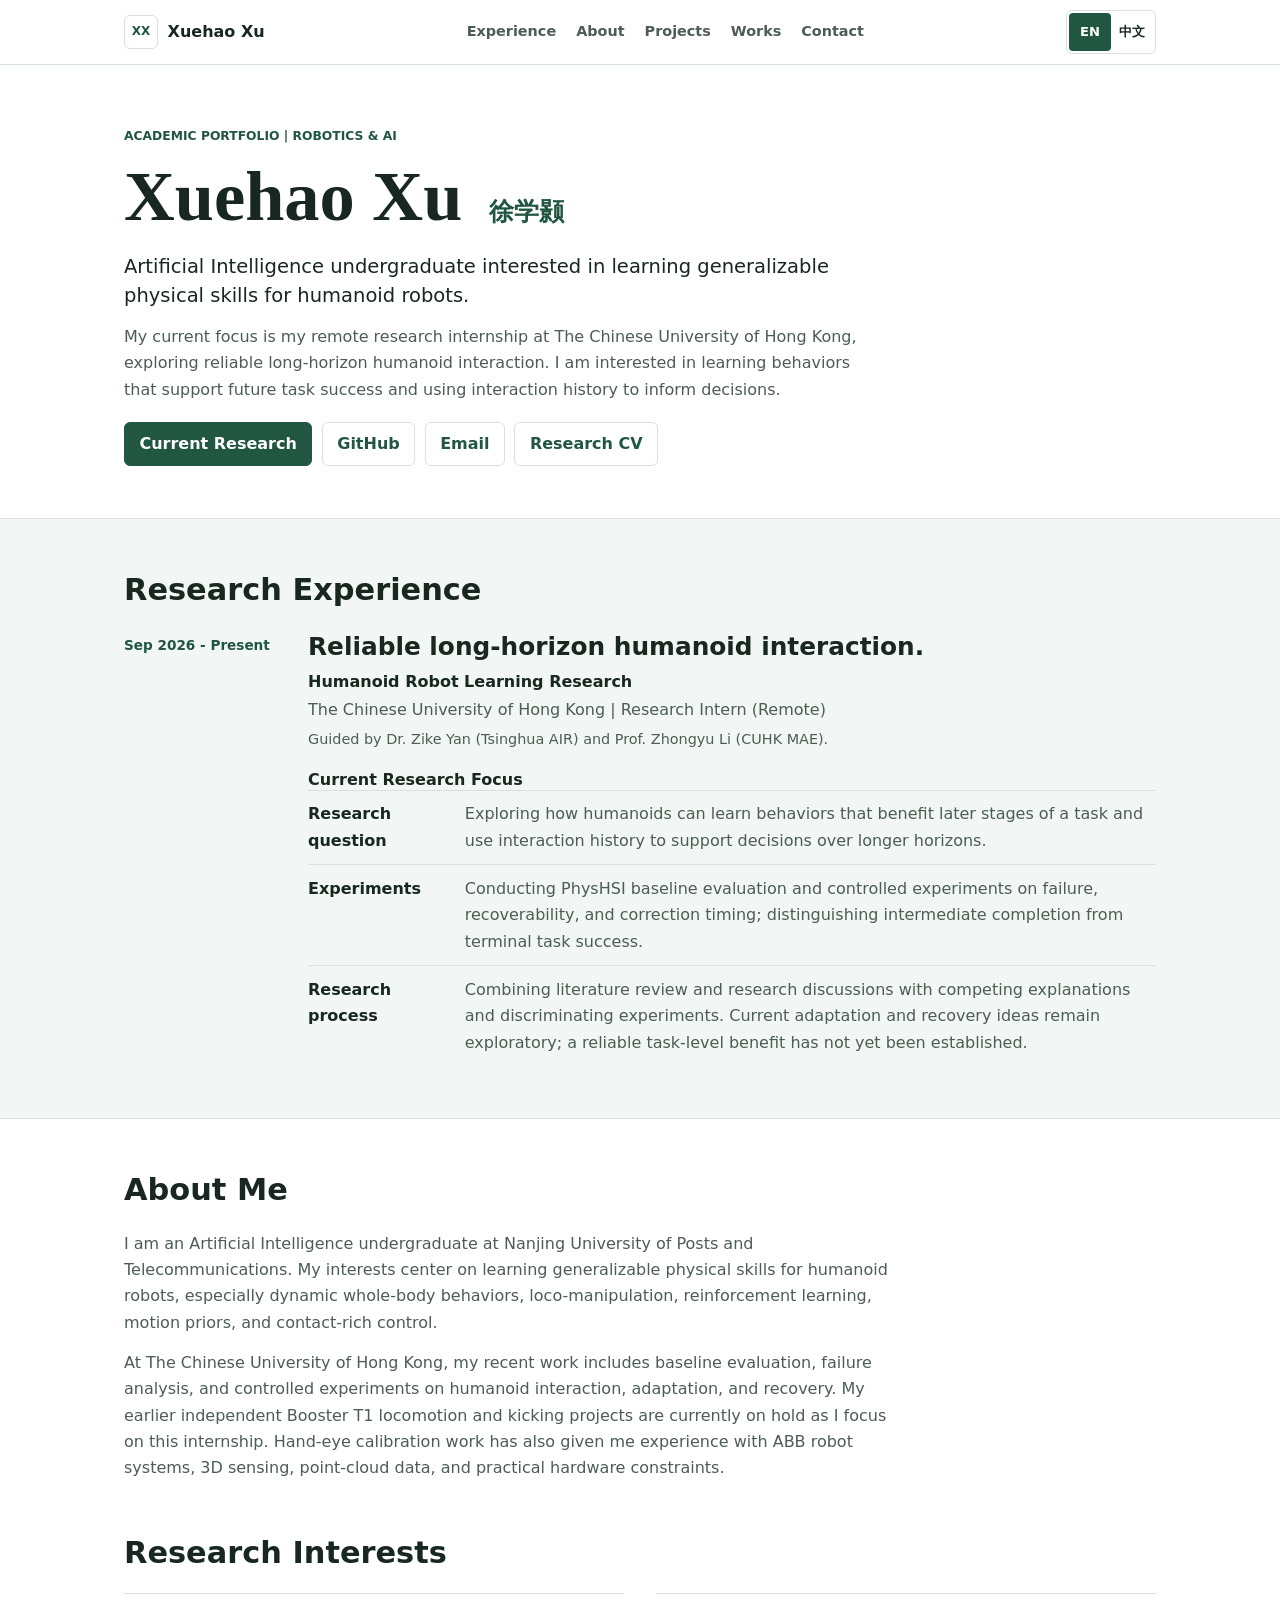
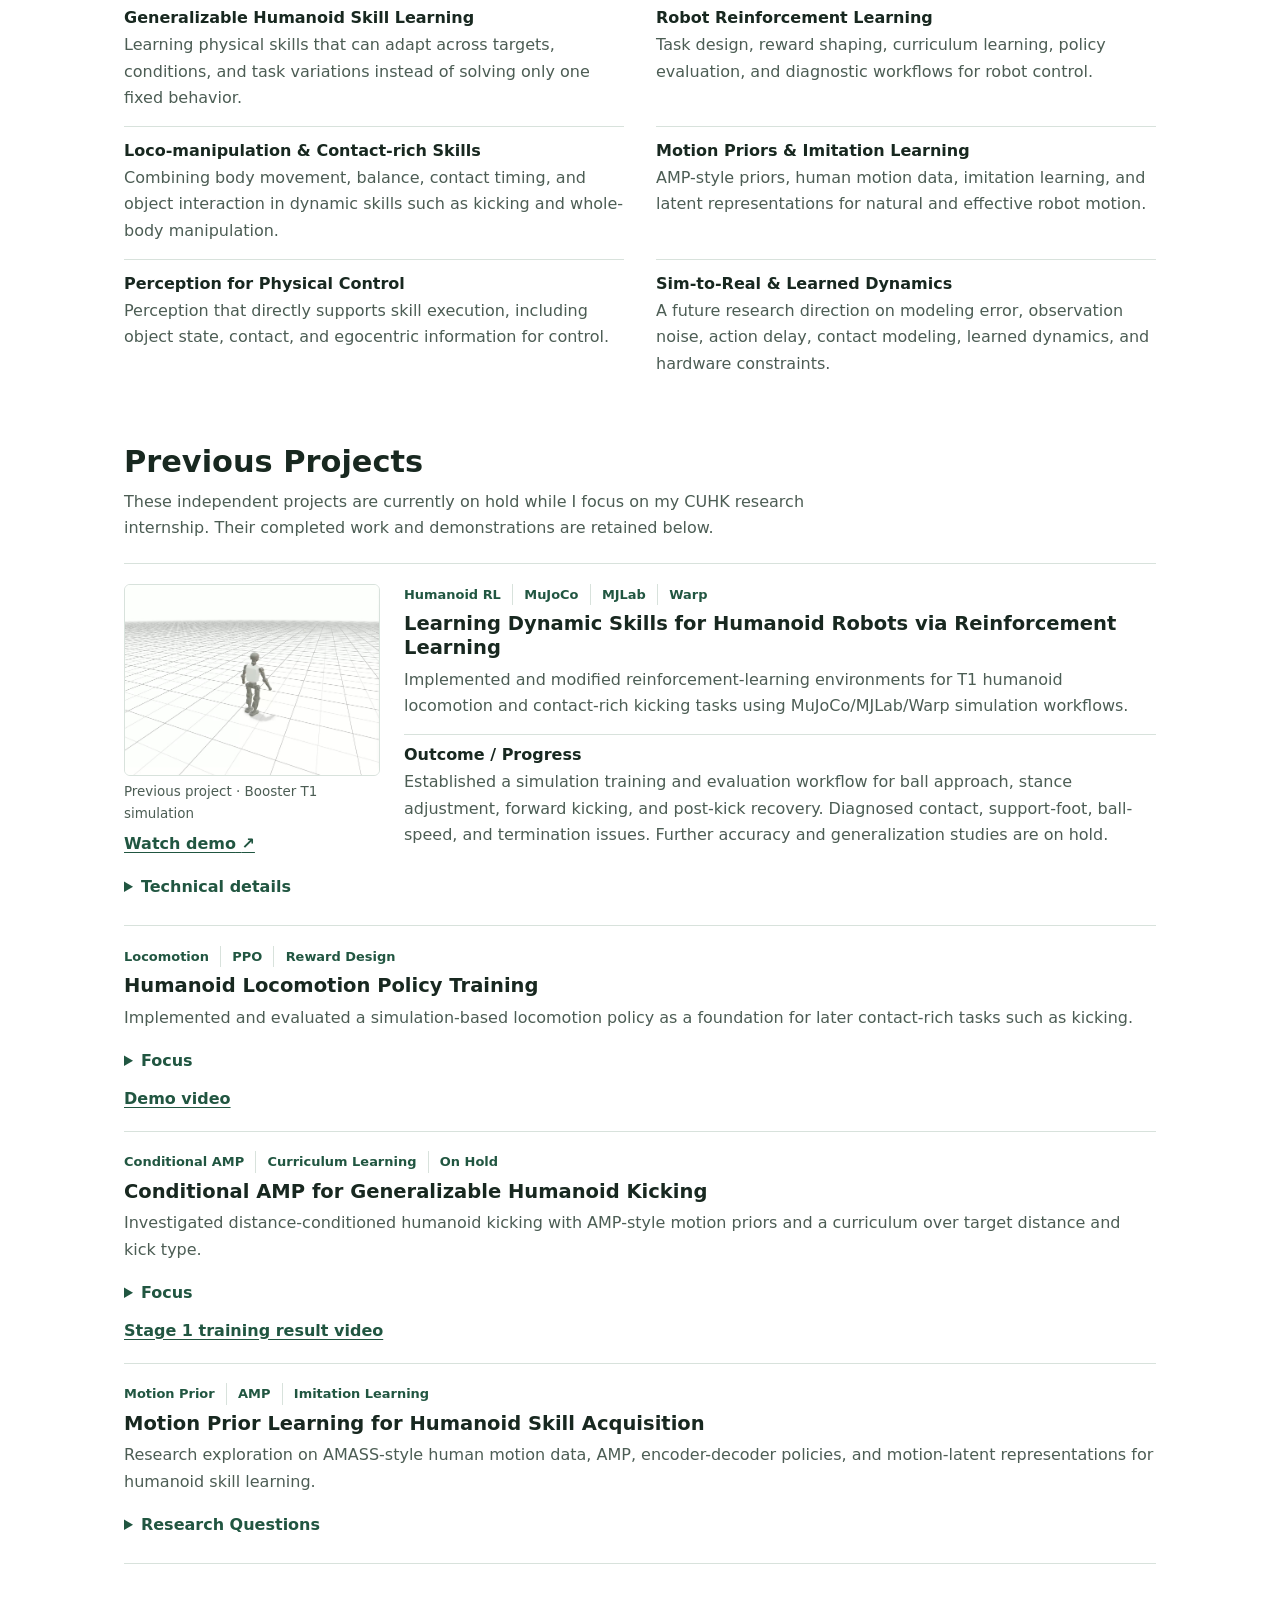
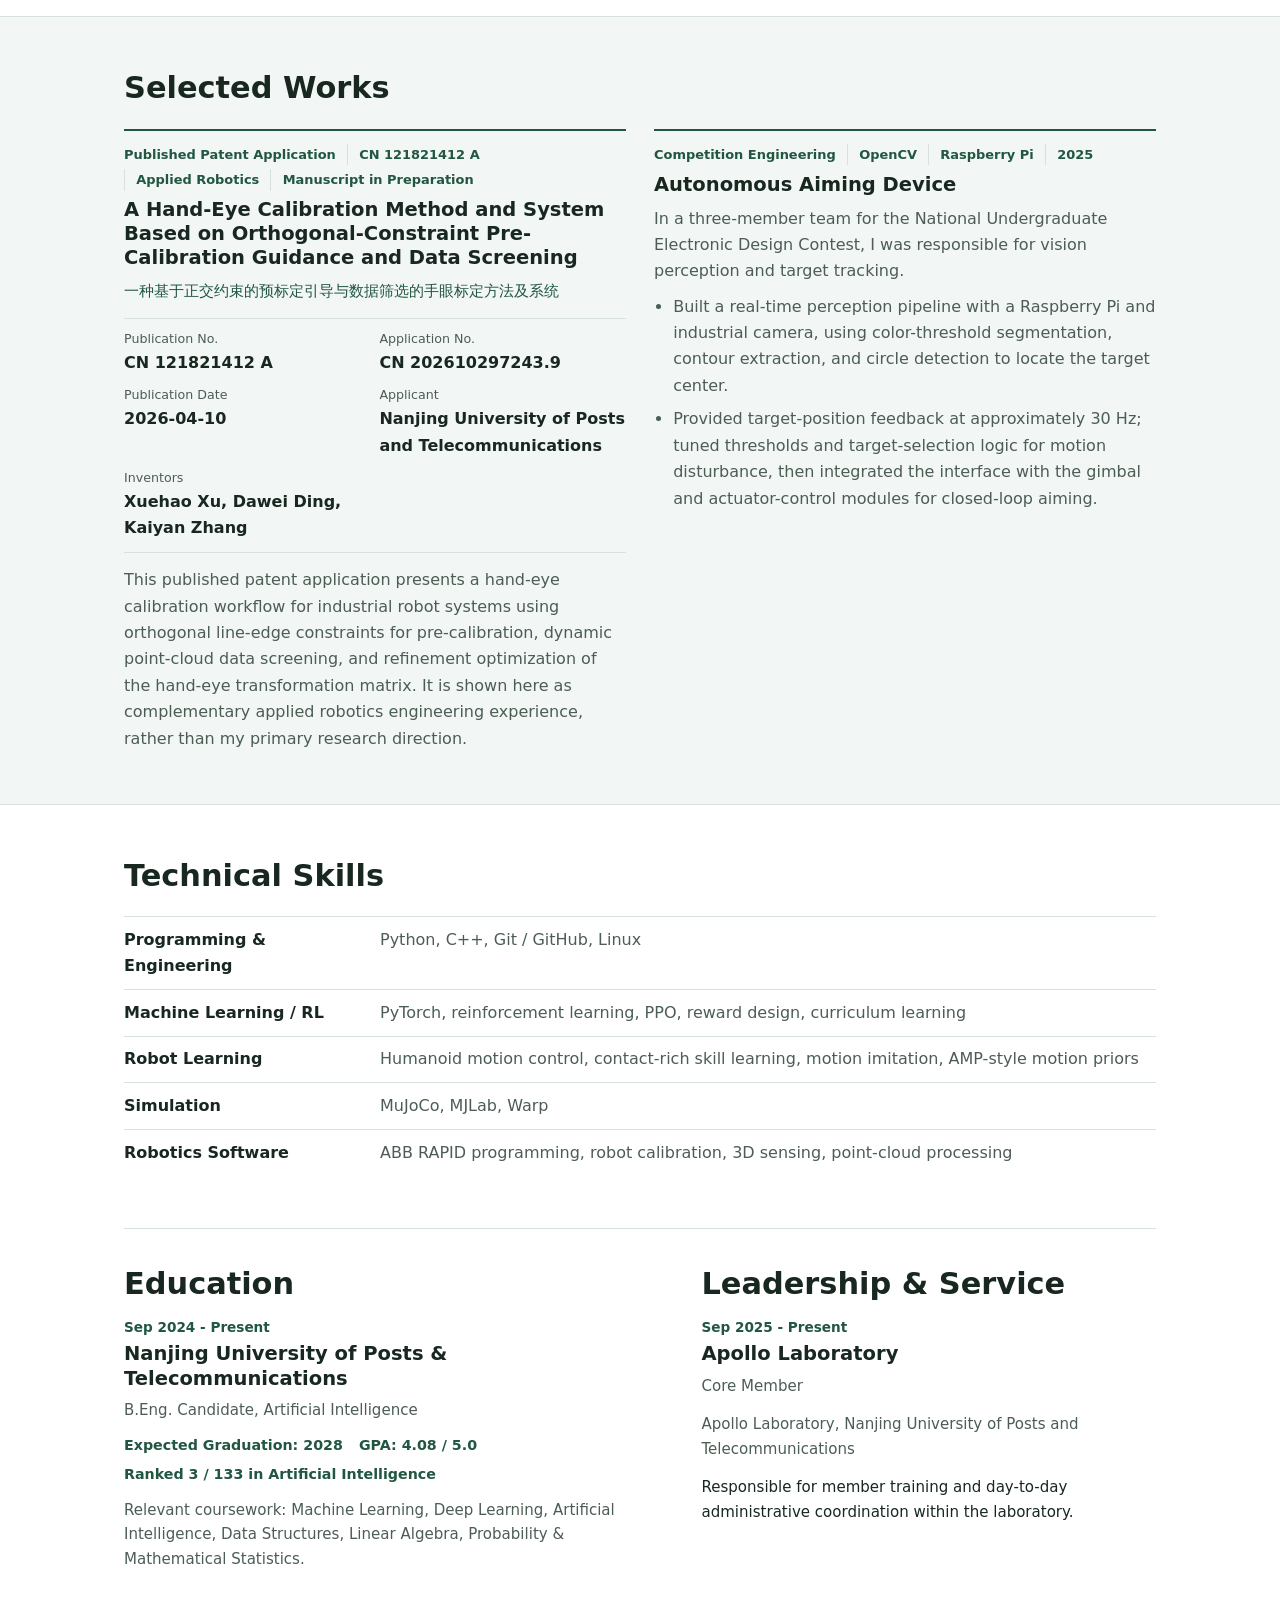
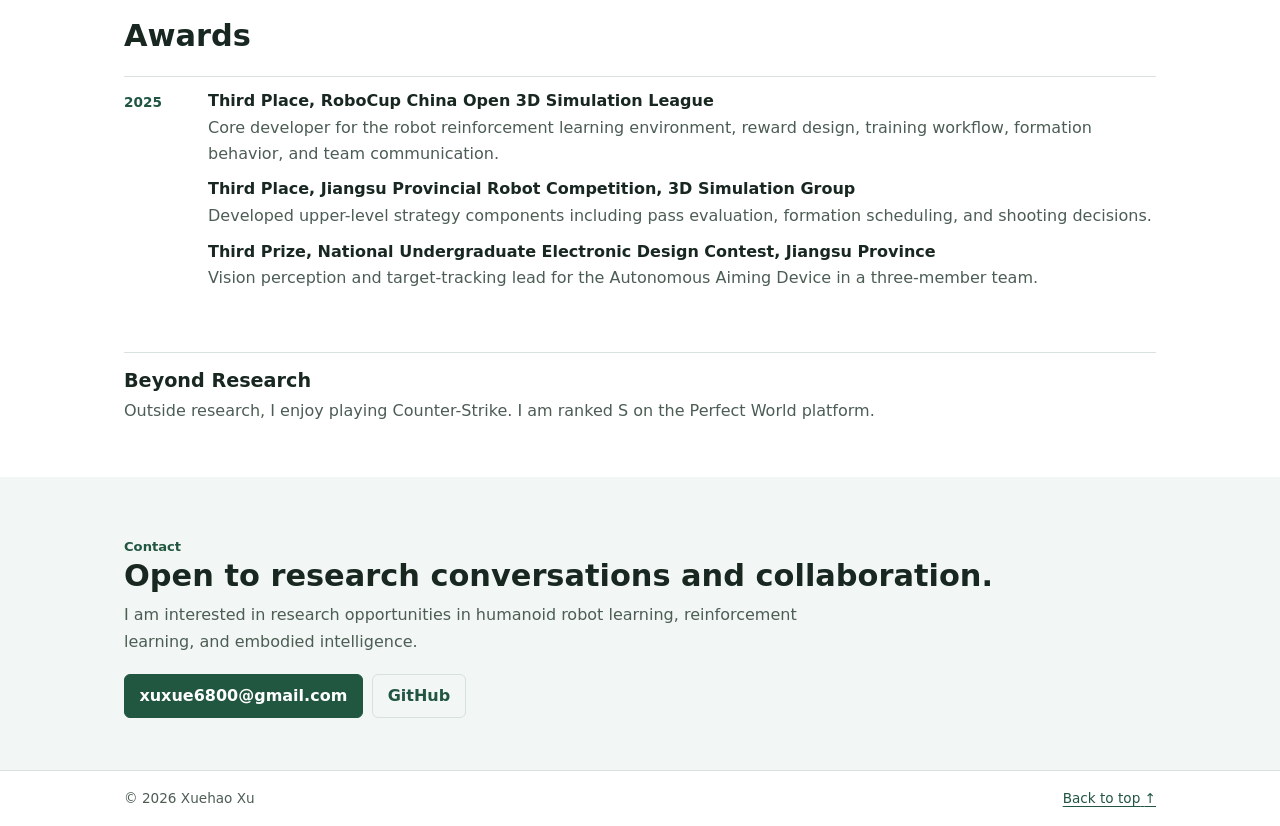
<file: index.html>
<!doctype html>
<html lang="en">
  <head>
    <meta charset="utf-8">
    <meta name="viewport" content="width=device-width, initial-scale=1">
    <meta name="description" content="Xuehao Xu's academic portfolio in artificial intelligence, humanoid robot learning, reinforcement learning, and robotics engineering.">
    <title>Xuehao Xu | Generalizable Humanoid Robot Skills</title>
    <link rel="icon" href="favicon.svg" type="image/svg+xml">
    <link rel="stylesheet" href="styles.css?v=20261118-4">
  </head>
  <body>
    <header class="site-header">
      <nav class="nav container" aria-label="Primary navigation">
        <a class="brand" href="#home" aria-label="Xuehao Xu home">
          <span class="brand-mark" aria-hidden="true">XX</span>
          <span>Xuehao Xu</span>
        </a>
        <button class="nav-toggle" type="button" aria-expanded="false" aria-controls="nav-menu">
          <span class="sr-only">Toggle navigation</span>
          <span></span><span></span><span></span>
        </button>
        <ul class="nav-menu" id="nav-menu">
          <li><a href="#experience" data-i18n="navExperience">Experience</a></li>
          <li><a href="#about" data-i18n="navAbout">About</a></li>
          <li><a href="#projects" data-i18n="navProjects">Projects</a></li>
          <li><a href="#selected-works" data-i18n="navWorks">Works</a></li>
          <li><a href="#contact" data-i18n="navContact">Contact</a></li>
        </ul>
        <div class="language-switch" aria-label="Language selection">
          <button class="lang-button active" type="button" data-lang="en" aria-pressed="true">EN</button>
          <button class="lang-button" type="button" data-lang="zh" aria-pressed="false">&#20013;&#25991;</button>
        </div>
      </nav>
    </header>

    <main id="home">
      <section class="hero section">
        <div class="container">
          <div class="hero-copy">
            <p class="eyebrow" data-i18n="heroEyebrow">Academic Portfolio | Robotics & AI</p>
            <h1>Xuehao Xu <span lang="zh-CN">&#24464;&#23398;&#39074;</span></h1>
            <p class="hero-title" data-i18n="heroTitle">Artificial Intelligence undergraduate interested in learning generalizable physical skills for humanoid robots.</p>
            <p class="hero-text" data-i18n="heroText">My current focus is my remote research internship at The Chinese University of Hong Kong, exploring reliable long-horizon humanoid interaction. I am interested in learning behaviors that support future task success and using interaction history to inform decisions.</p>
            <div class="hero-actions" aria-label="Profile links">
              <a class="button primary" href="#experience" data-i18n="heroResearch">Current Research</a>
              <a class="button" href="https://github.com/srontover" target="_blank" rel="noopener noreferrer">GitHub</a>
              <a class="button" href="mailto:xuxue6800@gmail.com">Email</a>
              <a class="button" href="./cv/index.html" target="_blank" rel="noopener noreferrer" data-i18n="cv">Research CV</a>
              <!-- TODO: Add a Google Scholar link when available. -->
            </div>
          </div>

        </div>
      </section>

      <section class="section" id="experience">
        <div class="container">
          <header class="section-header"><h2 data-i18n="experienceKicker">Research Experience</h2></header>
          <article class="research-entry">
            <div class="research-date" data-i18n="experienceDate">Sep 2026 - Present</div>
            <div class="research-body">
            <p class="research-topic" data-i18n="experienceTitle">Reliable long-horizon humanoid interaction.</p>
            <h3 data-i18n="experienceRole">Humanoid Robot Learning Research</h3>
            <p class="muted" data-i18n="experienceAffiliation">The Chinese University of Hong Kong | Research Intern (Remote)</p>
            <p class="advisor-line" data-i18n="experienceAdvisors">Guided by Dr. Zike Yan (Tsinghua AIR) and Prof. Zhongyu Li (CUHK MAE).</p>
            <h4 data-i18n="experienceFocusLabel">Current Research Focus</h4>
            <dl class="research-notes">
              <div><dt data-i18n="researchNote0">Research question</dt><dd data-i18n="experiencePoint1">Exploring how humanoids can learn behaviors that benefit later stages of a task and use interaction history to support decisions over longer horizons.</dd></div>
              <div><dt data-i18n="researchNote1">Experiments</dt><dd data-i18n="experiencePoint2">Conducting PhysHSI baseline evaluation and controlled experiments on failure, recoverability, and correction timing; distinguishing intermediate completion from terminal task success.</dd></div>
              <div><dt data-i18n="researchNote2">Research process</dt><dd data-i18n="experiencePoint3">Combining literature review and research discussions with competing explanations and discriminating experiments. Current adaptation and recovery ideas remain exploratory; a reliable task-level benefit has not yet been established.</dd></div>
            </dl>
            </div>
          </article>
        </div>
      </section>

      <section class="section" id="about">
        <div class="container reading-width">
          <header class="section-header"><h2 data-i18n="aboutKicker">About Me</h2></header>
          <div class="section-body">
            <p data-i18n="aboutText1">I am an Artificial Intelligence undergraduate at Nanjing University of Posts and Telecommunications. My interests center on learning generalizable physical skills for humanoid robots, especially dynamic whole-body behaviors, loco-manipulation, reinforcement learning, motion priors, and contact-rich control.</p>
            <p data-i18n="aboutText2">At The Chinese University of Hong Kong, my recent work includes baseline evaluation, failure analysis, and controlled experiments on humanoid interaction, adaptation, and recovery. My earlier independent Booster T1 locomotion and kicking projects are currently on hold as I focus on this internship. Hand-eye calibration work has also given me experience with ABB robot systems, 3D sensing, point-cloud data, and practical hardware constraints.</p>
          </div>
        </div>
      </section>

      <section class="section alt" id="interests">
        <div class="container">
          <header class="section-header"><h2 data-i18n="interestsKicker">Research Interests</h2></header>
          <div class="interest-list">
            <article class="interest-card"><h3 data-i18n="interest1Title">Generalizable Humanoid Skill Learning</h3><p data-i18n="interest1Text">Learning physical skills that can adapt across targets, conditions, and task variations instead of solving only one fixed behavior.</p></article>
            <article class="interest-card"><h3 data-i18n="interest2Title">Robot Reinforcement Learning</h3><p data-i18n="interest2Text">Task design, reward shaping, curriculum learning, policy evaluation, and diagnostic workflows for robot control.</p></article>
            <article class="interest-card"><h3 data-i18n="interest3Title">Loco-manipulation &amp; Contact-rich Skills</h3><p data-i18n="interest3Text">Combining body movement, balance, contact timing, and object interaction in dynamic skills such as kicking and whole-body manipulation.</p></article>
            <article class="interest-card"><h3 data-i18n="interest4Title">Motion Priors &amp; Imitation Learning</h3><p data-i18n="interest4Text">AMP-style priors, human motion data, imitation learning, and latent representations for natural and effective robot motion.</p></article>
            <article class="interest-card"><h3 data-i18n="interest5Title">Perception for Physical Control</h3><p data-i18n="interest5Text">Perception that directly supports skill execution, including object state, contact, and egocentric information for control.</p></article>
            <article class="interest-card"><h3 data-i18n="interest6Title">Sim-to-Real &amp; Learned Dynamics</h3><p data-i18n="interest6Text">A future research direction on modeling error, observation noise, action delay, contact modeling, learned dynamics, and hardware constraints.</p></article>
          </div>
        </div>
      </section>

      <section class="section alt" id="projects">
        <div class="container">
          <div class="section-header">
            <h2 data-i18n="projectsKicker">Previous Projects</h2>
            <p class="muted" data-i18n="projectsStatus">These independent projects are currently on hold while I focus on my CUHK research internship. Their completed work and demonstrations are retained below.</p>
          </div>
          <div class="project-list">
            <article class="project-entry featured">
              <div class="project-overview">
                <figure class="project-media">
                  <img src="assets/booster-t1.jpg" alt="" width="1633" height="919" loading="lazy">
                  <figcaption data-i18n="heroDemoLabel">Previous project · Booster T1 simulation</figcaption>
                  <a class="text-link" href="https://www.bilibili.com/video/BV1hbgn6gE2H/" target="_blank" rel="noopener noreferrer"><span data-i18n="heroDemo">Watch demo</span> <span aria-hidden="true">&#8599;</span></a>
                </figure>
                <div>
                  <div class="project-meta"><span data-i18n="tagHumanoidRl">Humanoid RL</span><span>MuJoCo</span><span>MJLab</span><span>Warp</span></div>
                  <h3 data-i18n="project1Title">Learning Dynamic Skills for Humanoid Robots via Reinforcement Learning</h3>
                  <p data-i18n="project1Text">Implemented and modified reinforcement-learning environments for T1 humanoid locomotion and contact-rich kicking tasks using MuJoCo/MJLab/Warp simulation workflows.</p>
                  <div class="project-outcome">
                    <h4 data-i18n="outcome">Outcome / Progress</h4>
                    <p data-i18n="project1Outcome">Established a simulation training and evaluation workflow for ball approach, stance adjustment, forward kicking, and post-kick recovery. Diagnosed contact, support-foot, ball-speed, and termination issues. Further accuracy and generalization studies are on hold.</p>
                  </div>
                </div>
              </div>
              <details class="project-disclosure">
                <summary data-i18n="projectDetails">Technical details</summary>
                <div class="project-detail-grid">
                  <div><h4 data-i18n="problemGoal">Problem / Goal</h4><p data-i18n="project1Goal">Build a task and training workflow that connects locomotion stability, contact timing, ball interaction, and target-oriented control.</p></div>
                  <div>
                  <h4 data-i18n="contributions">My Contributions</h4>
                  <ul>
                    <li data-i18n="project1Contribution1">Implemented and evaluated task components including action and observation spaces, ball reset logic, contact detection, reward functions, termination conditions, and curriculum learning procedures.</li>
                    <li data-i18n="project1Contribution2">Implemented and evaluated reward terms and curricula for ball progress, direction, contact quality, post-kick recovery, and target distance.</li>
                    <li data-i18n="project1Contribution3">Conducted experiments to analyze policy behavior through contact quality, ball velocity, target-direction error, termination causes, and training-stability metrics.</li>
                  </ul>
                  </div>
                </div>
              </details>
            </article>

            <article class="project-entry">
              <div class="project-meta"><span data-i18n="tagLocomotion">Locomotion</span><span>PPO</span><span data-i18n="tagReward">Reward Design</span></div>
              <h3 data-i18n="project2Title">Humanoid Locomotion Policy Training</h3>
              <p data-i18n="project2Text">Implemented and evaluated a simulation-based locomotion policy as a foundation for later contact-rich tasks such as kicking.</p>
              <details class="project-disclosure">
                <summary data-i18n="focus">Focus</summary>
                <ul>
                <li data-i18n="project2Point1">State observation design using joint positions and velocities, body posture, angular velocity, and commanded velocity.</li>
                <li data-i18n="project2Point2">Reward trade-offs across velocity tracking, posture stability, energy penalties, action smoothness, foot contact, and body-height constraints.</li>
                <li data-i18n="project2Point3">Policy-behavior diagnosis before transferring locomotion ability into more complex whole-body tasks.</li>
                </ul>
              </details>
              <a class="text-link" href="https://www.bilibili.com/video/BV1HuEK6KEx6/" target="_blank" rel="noopener noreferrer" data-i18n="demoVideo">Demo video</a>
            </article>

            <article class="project-entry">
              <div class="project-meta"><span data-i18n="tagConditionalAmp">Conditional AMP</span><span>Curriculum Learning</span><span data-i18n="tagInProgress">On Hold</span></div>
              <h3 data-i18n="project4Title">Conditional AMP for Generalizable Humanoid Kicking</h3>
              <p data-i18n="project4Text">Investigated distance-conditioned humanoid kicking with AMP-style motion priors and a curriculum over target distance and kick type.</p>
              <details class="project-disclosure">
                <summary data-i18n="focus">Focus</summary>
                <ul>
                <li data-i18n="project4Point1">Constructed condition vectors for kick type and normalized target distance, with aligned expert and policy condition distributions.</li>
                <li data-i18n="project4Point2">Implemented distance buckets, distance-dependent post-kick evaluation windows, and checkpoint support for restoring curriculum state.</li>
                <li data-i18n="project4Point3">Validated reset lifecycle and short-run stability using target-success, completion-conversion, AMP-logit, and non-finite-batch diagnostics.</li>
                </ul>
              </details>
              <a class="text-link" href="https://www.bilibili.com/video/BV1hbgn6gE2H/" target="_blank" rel="noopener noreferrer" data-i18n="stage1Video">Stage 1 training result video</a>
            </article>

            <article class="project-entry">
              <div class="project-meta"><span data-i18n="tagMotionPrior">Motion Prior</span><span>AMP</span><span data-i18n="tagImitation">Imitation Learning</span></div>
              <h3 data-i18n="project3Title">Motion Prior Learning for Humanoid Skill Acquisition</h3>
              <p data-i18n="project3Text">Research exploration on AMASS-style human motion data, AMP, encoder-decoder policies, and motion-latent representations for humanoid skill learning.</p>
              <details class="project-disclosure">
                <summary data-i18n="researchQuestions">Research Questions</summary>
                <ul>
                <li data-i18n="project3Point1">How can human-motion data provide useful priors for natural and stable robot control?</li>
                <li data-i18n="project3Point2">How should task rewards and motion-prior rewards be balanced without reducing task completion ability?</li>
                <li data-i18n="project3Point3">How can locomotion, get-up, and kicking be represented as more continuous skills?</li>
                </ul>
              </details>
            </article>
          </div>
        </div>
      </section>

      <section class="section" id="selected-works">
        <div class="container">
          <header class="section-header"><h2 data-i18n="worksKicker">Selected Works</h2></header>
          <div class="work-index">
          <article class="work-entry">
            <div class="project-meta"><span data-i18n="patentBadge">Published Patent Application</span><span>CN 121821412 A</span><span data-i18n="patentAreaTag">Applied Robotics</span><span data-i18n="patentManuscriptTag">Manuscript in Preparation</span></div>
            <h3 data-i18n="patentTitle">A Hand-Eye Calibration Method and System Based on Orthogonal-Constraint Pre-Calibration Guidance and Data Screening</h3>
            <p class="cn-title" lang="zh-CN" data-i18n="patentChineseTitle">&#19968;&#31181;&#22522;&#20110;&#27491;&#20132;&#32422;&#26463;&#30340;&#39044;&#26631;&#23450;&#24341;&#23548;&#19982;&#25968;&#25454;&#31579;&#36873;&#30340;&#25163;&#30524;&#26631;&#23450;&#26041;&#27861;&#21450;&#31995;&#32479;</p>
            <dl class="patent-meta">
              <div><dt data-i18n="patentPublicationNoLabel">Publication No.</dt><dd>CN 121821412 A</dd></div>
              <div><dt data-i18n="patentApplicationNoLabel">Application No.</dt><dd>CN 202610297243.9</dd></div>
              <div><dt data-i18n="patentDateLabel">Publication Date</dt><dd>2026-04-10</dd></div>
              <div><dt data-i18n="patentApplicantLabel">Applicant</dt><dd data-i18n="patentApplicant">Nanjing University of Posts and Telecommunications</dd></div>
              <div><dt data-i18n="patentInventorsLabel">Inventors</dt><dd data-i18n="patentInventors">Xuehao Xu, Dawei Ding, Kaiyan Zhang</dd></div>
            </dl>
            <p data-i18n="patentText">This published patent application presents a hand-eye calibration workflow for industrial robot systems using orthogonal line-edge constraints for pre-calibration, dynamic point-cloud data screening, and refinement optimization of the hand-eye transformation matrix. It is shown here as complementary applied robotics engineering experience, rather than my primary research direction.</p>
          </article>
          <article class="work-entry">
            <div class="project-meta"><span data-i18n="aimingBadge">Competition Engineering</span><span>OpenCV</span><span>Raspberry Pi</span><span>2025</span></div>
            <h3 data-i18n="aimingTitle">Autonomous Aiming Device</h3>
            <p data-i18n="aimingText">In a three-member team for the National Undergraduate Electronic Design Contest, I was responsible for vision perception and target tracking.</p>
            <ul>
              <li data-i18n="aimingPoint1">Built a real-time perception pipeline with a Raspberry Pi and industrial camera, using color-threshold segmentation, contour extraction, and circle detection to locate the target center.</li>
              <li data-i18n="aimingPoint2">Provided target-position feedback at approximately 30 Hz; tuned thresholds and target-selection logic for motion disturbance, then integrated the interface with the gimbal and actuator-control modules for closed-loop aiming.</li>
            </ul>
          </article>
          </div>
        </div>
      </section>

      <section class="section alt" id="skills">
        <div class="container">
          <header class="section-header"><h2 data-i18n="skillsKicker">Technical Skills</h2></header>
          <dl class="skill-list">
            <div><dt data-i18n="skill1Title">Programming &amp; Engineering</dt><dd data-i18n="skill1Text">Python, C++, Git / GitHub, Linux</dd></div>
            <div><dt data-i18n="skill2Title">Machine Learning / RL</dt><dd data-i18n="skill2Text">PyTorch, reinforcement learning, PPO, reward design, curriculum learning</dd></div>
            <div><dt data-i18n="skill3Title">Robot Learning</dt><dd data-i18n="skill3Text">Humanoid motion control, contact-rich skill learning, motion imitation, AMP-style motion priors</dd></div>
            <div><dt data-i18n="skill4Title">Simulation</dt><dd data-i18n="skill4Text">MuJoCo, MJLab, Warp</dd></div>
            <div><dt data-i18n="skill5Title">Robotics Software</dt><dd data-i18n="skill5Text">ABB RAPID programming, robot calibration, 3D sensing, point-cloud processing</dd></div>
          </dl>
        </div>
      </section>

      <div class="container credentials">
      <section class="section" id="education">
          <header class="section-header"><h2 data-i18n="educationKicker">Education</h2></header>
          <div class="timeline-date" data-i18n="educationDate">Sep 2024 - Present</div>
          <h3 data-i18n="educationTitle">Nanjing University of Posts &amp; Telecommunications</h3>
          <p class="muted" data-i18n="educationDegree">B.Eng. Candidate, Artificial Intelligence</p>
          <ul class="education-facts">
            <li data-i18n="educationExpected">Expected Graduation: 2028</li>
            <li data-i18n="educationGpa">GPA: 4.08 / 5.0</li>
            <li data-i18n="educationRank">Ranked 3 / 133 in Artificial Intelligence</li>
          </ul>
          <p class="muted" data-i18n="educationCoursework">Relevant coursework: Machine Learning, Deep Learning, Artificial Intelligence, Data Structures, Linear Algebra, Probability &amp; Mathematical Statistics.</p>
      </section>
      <section class="section" id="leadership">
          <header class="section-header"><h2 data-i18n="leadershipKicker">Leadership &amp; Service</h2></header>
          <div class="timeline-date" data-i18n="apolloDate">Sep 2025 - Present</div>
          <h3 data-i18n="leadershipTitle">Apollo Laboratory</h3>
          <p class="muted" data-i18n="apolloRole">Core Member</p>
          <p class="muted" data-i18n="apolloAffiliation">Apollo Laboratory, Nanjing University of Posts and Telecommunications</p>
          <p data-i18n="apolloResponsibilities">Responsible for member training and day-to-day administrative coordination within the laboratory.</p>
      </section>
      </div>

      <section class="section" id="awards">
        <div class="container">
          <header class="section-header"><h2 data-i18n="awardsKicker">Awards</h2></header>
          <div class="award-list">
            <div class="award-year">2025</div>
            <article class="award-item"><div><h3 data-i18n="award1Title">Third Place, RoboCup China Open 3D Simulation League</h3><p data-i18n="award1Text">Core developer for the robot reinforcement learning environment, reward design, training workflow, formation behavior, and team communication.</p></div></article>
            <article class="award-item"><div><h3 data-i18n="award2Title">Third Place, Jiangsu Provincial Robot Competition, 3D Simulation Group</h3><p data-i18n="award2Text">Developed upper-level strategy components including pass evaluation, formation scheduling, and shooting decisions.</p></div></article>
            <article class="award-item"><div><h3 data-i18n="award3Title">Third Prize, National Undergraduate Electronic Design Contest, Jiangsu Province</h3><p data-i18n="award3Text">Vision perception and target-tracking lead for the Autonomous Aiming Device in a three-member team.</p></div></article>
          </div>
        </div>
      </section>

      <section class="section" id="beyond-research">
        <div class="container personal-note">
          <header class="section-header"><h2 data-i18n="beyondKicker">Beyond Research</h2></header>
          <p class="section-body" data-i18n="beyondText">Outside research, I enjoy playing Counter-Strike. I am ranked S on the Perfect World platform.</p>
        </div>
      </section>

      <section class="section alt" id="contact">
        <div class="container contact-panel">
          <div><p class="section-kicker" data-i18n="contactKicker">Contact</p><h2 data-i18n="contactTitle">Open to research conversations and collaboration.</h2><p data-i18n="contactText">I am interested in research opportunities in humanoid robot learning, reinforcement learning, and embodied intelligence.</p></div>
          <div class="contact-links"><a class="button primary" href="mailto:xuxue6800@gmail.com">xuxue6800@gmail.com</a><a class="button" href="https://github.com/srontover" target="_blank" rel="noopener noreferrer">GitHub</a></div>
        </div>
      </section>
    </main>

    <footer class="site-footer"><div class="container footer-inner"><span>&copy; <span id="year"></span> Xuehao Xu</span><a href="#home"><span data-i18n="backToTop">Back to top</span> <span aria-hidden="true">&#8593;</span></a></div></footer>
    <script src="script.js?v=20261118-2"></script>
  </body>
</html>
</file>
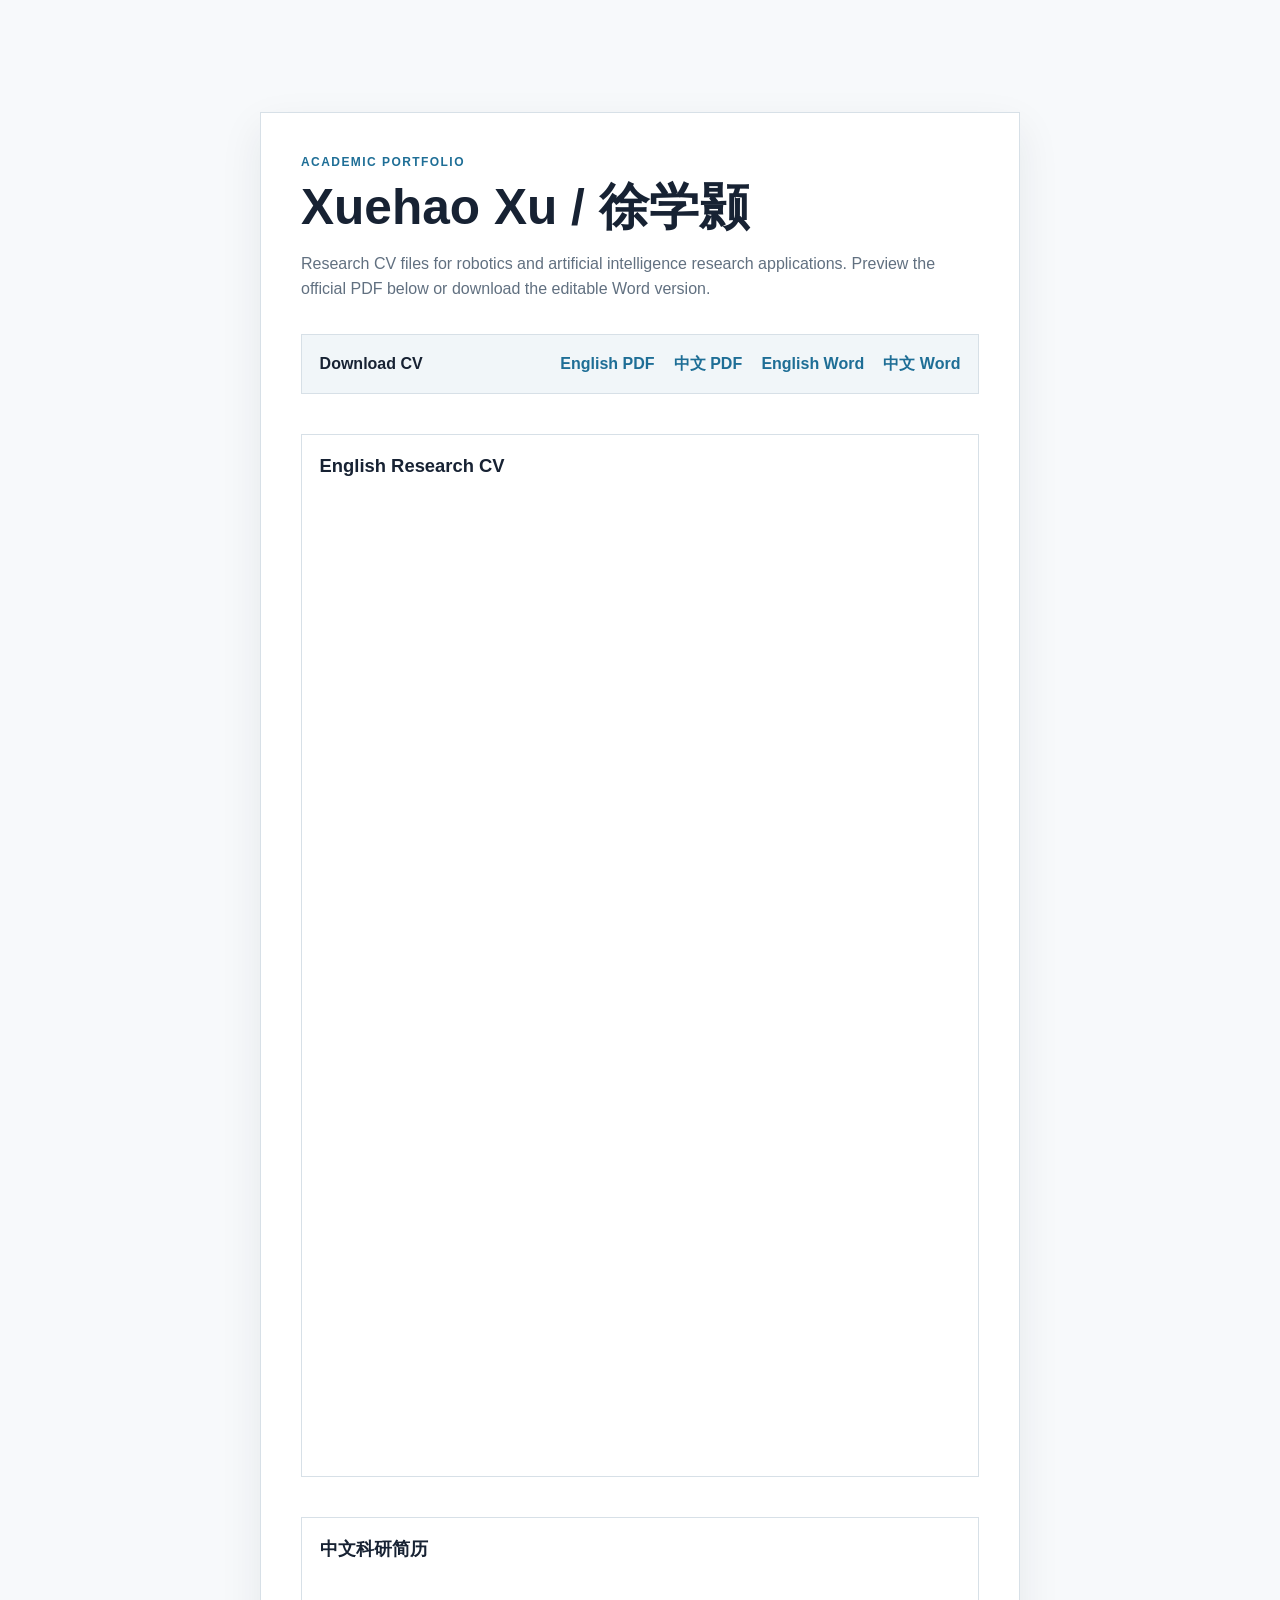
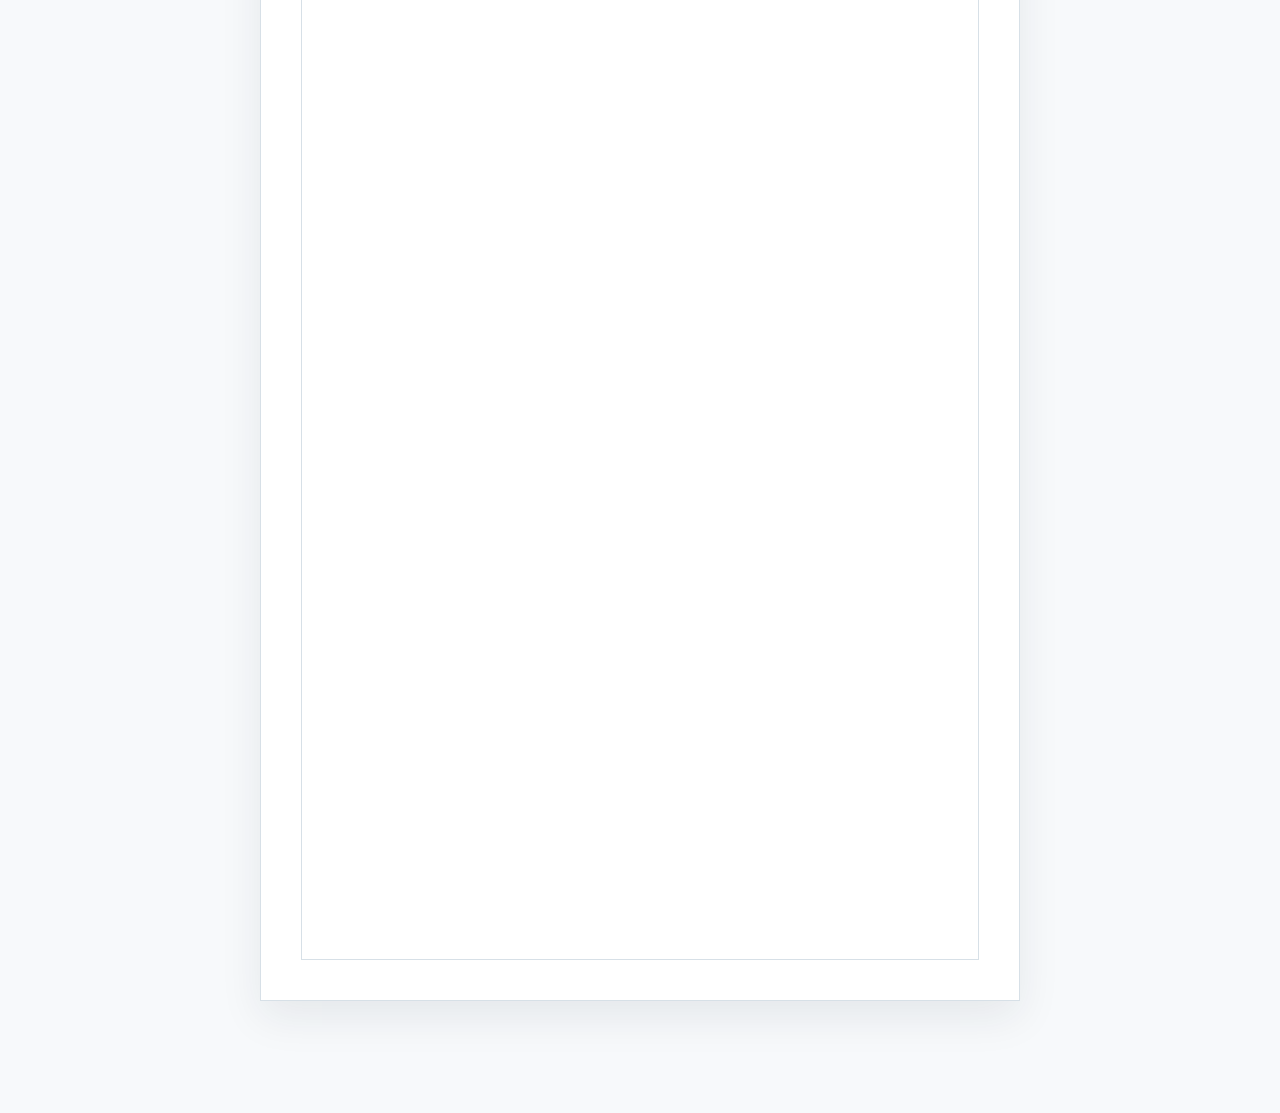
<file: cv/index.html>
<!doctype html>
<html lang="en">
  <head>
    <meta charset="utf-8">
    <meta name="viewport" content="width=device-width, initial-scale=1">
    <title>Xuehao Xu | CV</title>
    <style>
      :root { color-scheme: light; --ink: #172233; --muted: #617080; --blue: #1e6e96; --line: #d7e0e7; --paper: #f7f9fb; }
      * { box-sizing: border-box; }
      body { margin: 0; background: var(--paper); color: var(--ink); font: 16px/1.6 Arial, "Microsoft YaHei", sans-serif; }
      main { width: min(760px, calc(100% - 32px)); margin: 7rem auto; padding: 2.5rem; background: #fff; border: 1px solid var(--line); box-shadow: 0 16px 40px rgba(23,34,51,.08); }
      .eyebrow { margin: 0 0 .5rem; color: var(--blue); font-size: .75rem; font-weight: 700; letter-spacing: .12em; text-transform: uppercase; }
      h1 { margin: 0; font-size: clamp(2rem, 5vw, 3.1rem); line-height: 1.1; }
      p { color: var(--muted); }
      .download-panel { position: sticky; top: 1rem; z-index: 2; display: flex; flex-wrap: wrap; align-items: center; gap: .7rem 1.2rem; margin-top: 2rem; padding: 1rem 1.1rem; background: #f1f6f9; border: 1px solid var(--line); }
      .download-panel strong { margin-right: auto; }
      .cv-list { display: grid; gap: 2.5rem; margin-top: 2.5rem; }
      .cv-item { display: flex; align-items: center; justify-content: space-between; gap: 1rem; padding: 1rem 0; border-top: 1px solid var(--line); }
      .cv-item strong { display: block; }
      .cv-item span { color: var(--muted); }
      .links { display: flex; flex-wrap: wrap; gap: .55rem; justify-content: flex-end; }
      a { color: var(--blue); font-weight: 700; text-decoration: none; }
      a:hover, a:focus-visible { text-decoration: underline; }
      .preview { overflow: hidden; border: 1px solid var(--line); background: #eef2f5; }
      .preview h2 { margin: 0; padding: 1rem 1.1rem; background: #fff; font-size: 1.15rem; }
      .preview iframe { display: block; width: 100%; height: min(980px, 120vh); border: 0; background: #fff; }
      @media (max-width: 600px) { main { margin: 2rem auto; padding: 1.4rem; } .download-panel { position: static; } .download-panel strong { width: 100%; } .cv-item { display: block; } .links { justify-content: flex-start; margin-top: .6rem; } .preview iframe { height: 720px; } }
    </style>
  </head>
  <body>
    <main>
      <p class="eyebrow">Academic Portfolio</p>
      <h1>Xuehao Xu / &#24464;&#23398;&#39074;</h1>
      <p>Research CV files for robotics and artificial intelligence research applications. Preview the official PDF below or download the editable Word version.</p>
      <div class="download-panel" aria-label="CV downloads">
        <strong>Download CV</strong>
        <a href="Xuehao_Xu_CV_EN_v4.pdf" download>English PDF</a>
        <a href="Xuehao_Xu_CV_CN_v4.pdf" download>&#20013;&#25991; PDF</a>
        <a href="../Xuehao_Xu_Research_CV_EN_v4.docx" download>English Word</a>
        <a href="../Xuehao_Xu_Research_CV_CN_v4.docx" download>&#20013;&#25991; Word</a>
      </div>
      <div class="cv-list">
        <section class="preview" aria-labelledby="english-preview-title">
          <h2 id="english-preview-title">English Research CV</h2>
          <iframe src="Xuehao_Xu_CV_EN_v4.pdf#view=FitH" title="English Research CV preview"></iframe>
        </section>
        <section class="preview" aria-labelledby="chinese-preview-title">
          <h2 id="chinese-preview-title">&#20013;&#25991;&#31185;&#30740;&#31616;&#21382;</h2>
          <iframe src="Xuehao_Xu_CV_CN_v4.pdf#view=FitH" title="&#20013;&#25991;&#31185;&#30740;&#31616;&#21382;&#39044;&#35272;"></iframe>
        </section>
      </div>
    </main>
  </body>
</html>
</file>
<file: styles.css>
:root {
  --paper: #fff;
  --wash: #f2f6f4;
  --ink: #182820;
  --muted: #4c5d54;
  --accent: #215641;
  --rule: #d8e2dc;
  --radius: 6px;
  --measure: 1032px;
  --header: 64px;
}

* { box-sizing: border-box; }

html {
  scroll-behavior: smooth;
  scroll-padding-top: calc(var(--header) + 16px);
}

body {
  margin: 0;
  background: var(--paper);
  color: var(--ink);
  font: 1rem/1.65 system-ui, "Microsoft YaHei", sans-serif;
}

h1, h2, h3, h4, p, ul, dl, dd, figure { margin: 0; }
h1, h2, h3, h4 { line-height: 1.24; overflow-wrap: anywhere; }
h2 { font-size: 1.9rem; }
h3 { font-size: 1.22rem; }
h4 { font-size: 1rem; }
p + p { margin-top: .85rem; }
ul { padding-left: 1.2rem; }
li + li { margin-top: .45rem; }
a { color: var(--accent); text-underline-offset: .2em; }
a:hover { text-decoration-thickness: 2px; }
button { font: inherit; }
:focus-visible { outline: 2px solid var(--accent); outline-offset: 4px; }
.muted, .section-body { color: var(--muted); }

.container { width: min(100% - 48px, var(--measure)); margin-inline: auto; }
.section { padding-block: 3.25rem; }
.section-header { margin-bottom: 1.35rem; }
.section-header > p { max-width: 70ch; margin-top: .5rem; }
.sr-only { position: absolute; width: 1px; height: 1px; overflow: hidden; clip-path: inset(50%); white-space: nowrap; }

.site-header {
  position: sticky;
  z-index: 10;
  top: 0;
  background: var(--paper);
  border-bottom: 1px solid var(--rule);
}

.nav { min-height: var(--header); display: flex; align-items: center; justify-content: space-between; gap: .75rem; }
.brand { display: inline-flex; align-items: center; gap: .6rem; font-weight: 750; color: var(--ink); text-decoration: none; white-space: nowrap; }
.brand-mark { display: grid; place-items: center; width: 34px; height: 34px; border: 1px solid var(--rule); border-radius: var(--radius); font-size: .75rem; color: var(--accent); }
.nav-menu { display: flex; align-items: center; gap: 1.25rem; list-style: none; padding: 0; }
.nav-menu li { margin: 0; }
.nav-menu a { display: flex; align-items: center; min-height: 44px; color: var(--muted); text-decoration: none; font-size: .9rem; font-weight: 650; }
.nav-menu a:is(:hover,.active) { color: var(--accent); text-decoration: underline; }
.nav-toggle { display: none; width: 44px; height: 44px; border: 1px solid var(--rule); border-radius: var(--radius); background: var(--paper); cursor: pointer; }
.nav-toggle span:not(.sr-only) { display: block; width: 18px; height: 2px; margin: 4px auto; background: var(--ink); }
.language-switch { display: flex; padding: 2px; border: 1px solid var(--rule); border-radius: var(--radius); flex-shrink: 0; }
.lang-button { border: 0; border-radius: 4px; background: transparent; color: var(--ink); min-width: 42px; min-height: 38px; font-size: .82rem; font-weight: 700; cursor: pointer; }
.lang-button.active, .button.primary { color: white; background: var(--accent); border-color: var(--accent); }
.lang-button:hover:not(.active), .button:hover:not(.primary) { background: var(--wash); }

.hero { padding-block: 3.8rem 3.25rem; }
.hero-copy { max-width: 47rem; }
.eyebrow { color: var(--accent); font-size: .77rem; font-weight: 750; text-transform: uppercase; margin-bottom: .75rem; }
.hero h1 { font: 600 4.4rem/1.08 Georgia, "Times New Roman", serif; }
.hero h1 span { display: inline-block; margin-left: .35em; font-size: 1.55rem; color: var(--accent); }
.hero-title { font-size: 1.22rem; line-height: 1.5; margin-top: 1.1rem; }
.hero-text { color: var(--muted); }
.hero-actions, .contact-links { display: flex; flex-wrap: wrap; gap: .6rem; margin-top: 1.2rem; }
.button { display: inline-flex; align-items: center; justify-content: center; min-height: 44px; padding: .45rem .9rem; border: 1px solid var(--rule); border-radius: var(--radius); text-decoration: none; color: var(--accent); font-weight: 680; }
.button.primary:hover { background: #173f30; }

#experience { background: var(--wash); border-block: 1px solid var(--rule); }
.research-entry { display: grid; grid-template-columns: 10rem minmax(0, 1fr); gap: 1.5rem; }
.research-date, .timeline-date, .award-year { font-size: .85rem; font-weight: 750; color: var(--accent); }
.research-date { padding-top: .2rem; }
.research-topic { font-size: 1.55rem; font-weight: 730; line-height: 1.32; margin-bottom: .55rem; }
.research-body h3 { font-size: 1rem; margin-bottom: .3rem; }
.advisor-line { color: var(--muted); font-size: .9rem; margin: .3rem 0 1.15rem; }
.research-notes > div { display: grid; grid-template-columns: 9rem minmax(0, 1fr); gap: .8rem; border-top: 1px solid var(--rule); padding-block: .65rem; }
.research-notes dt { font-weight: 700; }
.research-notes dd { color: var(--muted); }

.reading-width .section-body { max-width: 76ch; }
#about, #interests { padding-bottom: 0; }
.interest-list { display: grid; grid-template-columns: repeat(2,minmax(0,1fr)); gap: 0 2rem; }
.interest-card { padding: .9rem 0; border-top: 1px solid var(--rule); }
.interest-card h3 { font-size: 1rem; }
.interest-card p { margin: .25rem 0 0; color: var(--muted); }

.project-list { border-top: 1px solid var(--rule); }
.project-entry { padding-block: 1.2rem; border-bottom: 1px solid var(--rule); }
.project-entry h3 { margin-bottom: .4rem; }
.project-entry p, .project-entry li { color: var(--muted); }
.project-overview { display: grid; grid-template-columns: minmax(0, 16rem) minmax(0, 1fr); gap: 1.5rem; align-items: start; }
.project-media { max-width: 23rem; }
.project-media img { display: block; width: 100%; height: auto; aspect-ratio: 4 / 3; object-fit: cover; object-position: 52% center; border: 1px solid var(--rule); border-radius: var(--radius); }
.project-media figcaption { margin-top: .35rem; color: var(--muted); font-size: .84rem; }
.project-meta { display: flex; flex-wrap: wrap; gap: .25rem .7rem; margin-bottom: .45rem; color: var(--accent); font-size: .81rem; font-weight: 700; }
.project-meta span + span { padding-left: .7rem; border-left: 1px solid var(--rule); }
.project-disclosure { margin-top: .7rem; color: var(--accent); }
.project-disclosure summary { cursor: pointer; width: fit-content; padding-block: .35rem; font-weight: 650; }
.project-disclosure summary:hover { text-decoration: underline; }
.project-disclosure ul { margin-top: .4rem; }
.project-detail-grid { display: grid; grid-template-columns: minmax(0, 1fr) minmax(0, 2fr); gap: 1rem 1.75rem; padding-top: .65rem; }
.project-detail-grid h4, .project-outcome h4 { color: var(--ink); margin-bottom: .25rem; }
.project-outcome { margin-top: .9rem; padding-top: .65rem; border-top: 1px solid var(--rule); }
.text-link { display: inline-block; margin-top: .35rem; font-weight: 650; }

#selected-works { background: var(--wash); border-block: 1px solid var(--rule); }
.work-index { display: grid; grid-template-columns: repeat(2,minmax(0,1fr)); gap: 1.75rem; }
.work-entry { border-top: 2px solid var(--accent); padding-top: .85rem; }
.work-entry p, .work-entry ul { color: var(--muted); margin-top: .55rem; }
.work-entry .cn-title { color: var(--accent); font-size: .92rem; }
.patent-meta { display: grid; grid-template-columns: repeat(2,minmax(0,1fr)); gap: .55rem; margin-block: .9rem; padding-block: .65rem; border-block: 1px solid var(--rule); }
.patent-meta dt { color: var(--muted); font-size: .79rem; }
.patent-meta dd { font-weight: 630; overflow-wrap: anywhere; }

.skill-list { margin: 0; }
.skill-list > div { display: grid; grid-template-columns: 15rem minmax(0,1fr); gap: 1rem; padding: .6rem 0; border-top: 1px solid var(--rule); }
.skill-list dt { font-weight: 720; }
.skill-list dd { color: var(--muted); }

.credentials { display: grid; grid-template-columns: 1.2fr 1fr; gap: 2rem; border-top: 1px solid var(--rule); }
.credentials .section { padding-block: 2.3rem; }
.credentials .section-header { margin-bottom: .8rem; }
.credentials h3 { margin: .25rem 0 .45rem; }
.credentials p { font-size: .94rem; }
.education-facts { display: flex; flex-wrap: wrap; gap: .35rem 1rem; padding: .7rem 0; list-style: none; color: var(--accent); font-weight: 700; font-size: .89rem; }
.education-facts li { margin: 0; }

#awards, #beyond-research { padding-top: .5rem; }
.award-list { display: grid; grid-template-columns: 4rem minmax(0,1fr); gap: .75rem 1.25rem; padding-top: .85rem; border-top: 1px solid var(--rule); }
.award-year { grid-row: span 3; }
.award-item h3 { font-size: 1rem; }
.award-item p { color: var(--muted); margin-top: .25rem; }
.personal-note { border-top: 1px solid var(--rule); padding-top: 1rem; }
.personal-note .section-header { margin-bottom: .35rem; }
.personal-note h2 { font-size: 1.2rem; }
#contact { background: var(--wash); }
.contact-panel p { max-width: 72ch; margin-top: .45rem; color: var(--muted); }
.contact-panel .section-kicker { font-size: .82rem; font-weight: 750; color: var(--accent); }
.site-footer { border-top: 1px solid var(--rule); }
.footer-inner { display: flex; justify-content: space-between; gap: 1rem; padding-block: 1rem; font-size: .85rem; color: var(--muted); }

@media (max-width: 800px) {
  .nav-toggle { display: block; margin-left: auto; }
  .nav-menu { display: none; position: absolute; inset: 100% 0 auto; padding: .5rem 24px; background: var(--paper); border-bottom: 1px solid var(--rule); max-height: calc(100dvh - var(--header)); overflow: auto; }
  .nav-menu.is-open { display: block; }
  .research-entry { grid-template-columns: 1fr; gap: .45rem; }
  .work-index { grid-template-columns: minmax(0,1fr); }
}

@media (max-width: 600px) {
  .container { width: calc(100% - 32px); }
  .section { padding-block: 2.3rem; }
  h2 { font-size: 1.57rem; }
  .hero h1 { font-size: 3rem; }
  .hero h1 span { display: block; margin: .4rem 0 0; font-size: 1.35rem; }
  .hero-title { font-size: 1.1rem; }
  .hero-actions { display: grid; grid-template-columns: repeat(2,minmax(0,1fr)); }
  .research-topic { font-size: 1.28rem; }
  .research-notes > div, .skill-list > div, .project-overview, .project-detail-grid, .credentials, .interest-list { grid-template-columns: minmax(0,1fr); gap: .3rem; }
  .project-overview { gap: .85rem; }
  .project-media { max-width: 18rem; }
  .credentials .section { padding-block: 1rem; }
  .credentials .section:last-child { padding-bottom: 2rem; }
  .award-list { grid-template-columns: minmax(0,1fr); }
  .award-year { grid-row: auto; }
}

@media (prefers-reduced-motion: reduce) {
  html { scroll-behavior: auto; }
}
</file>
